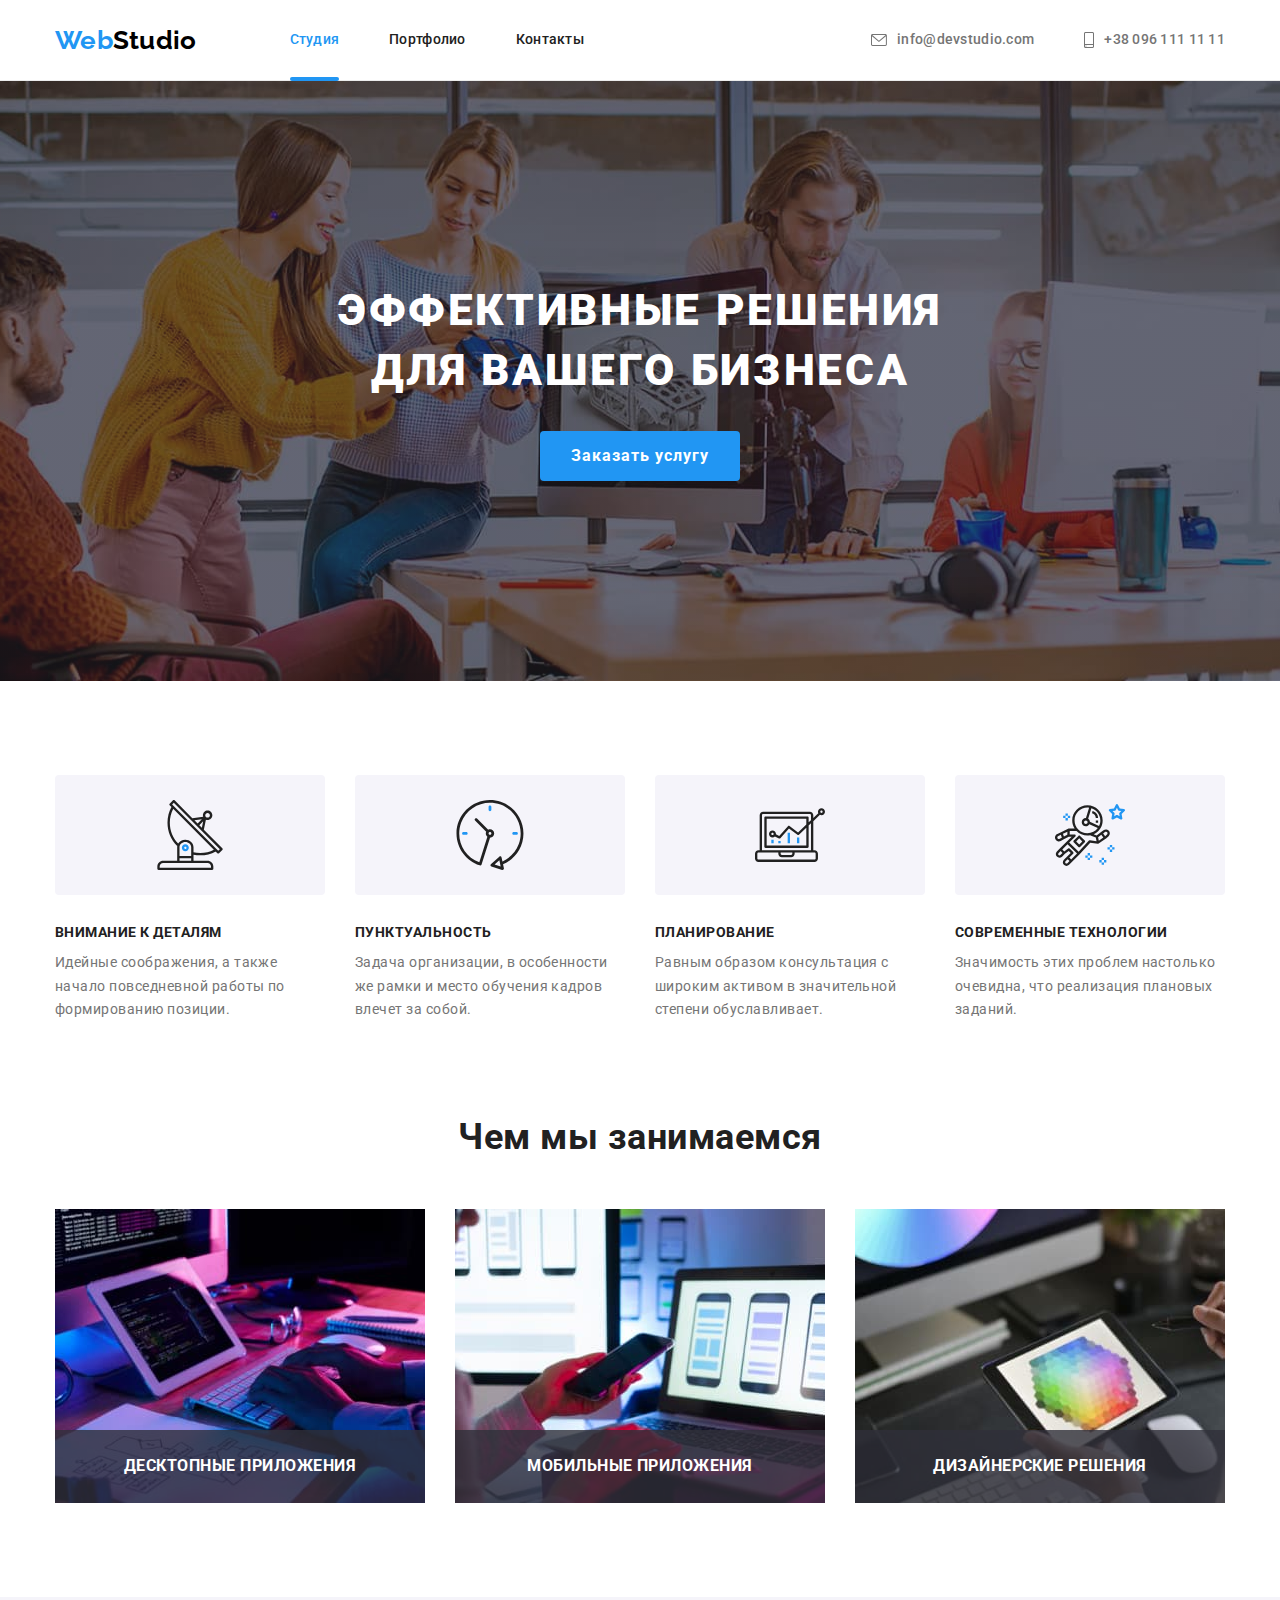
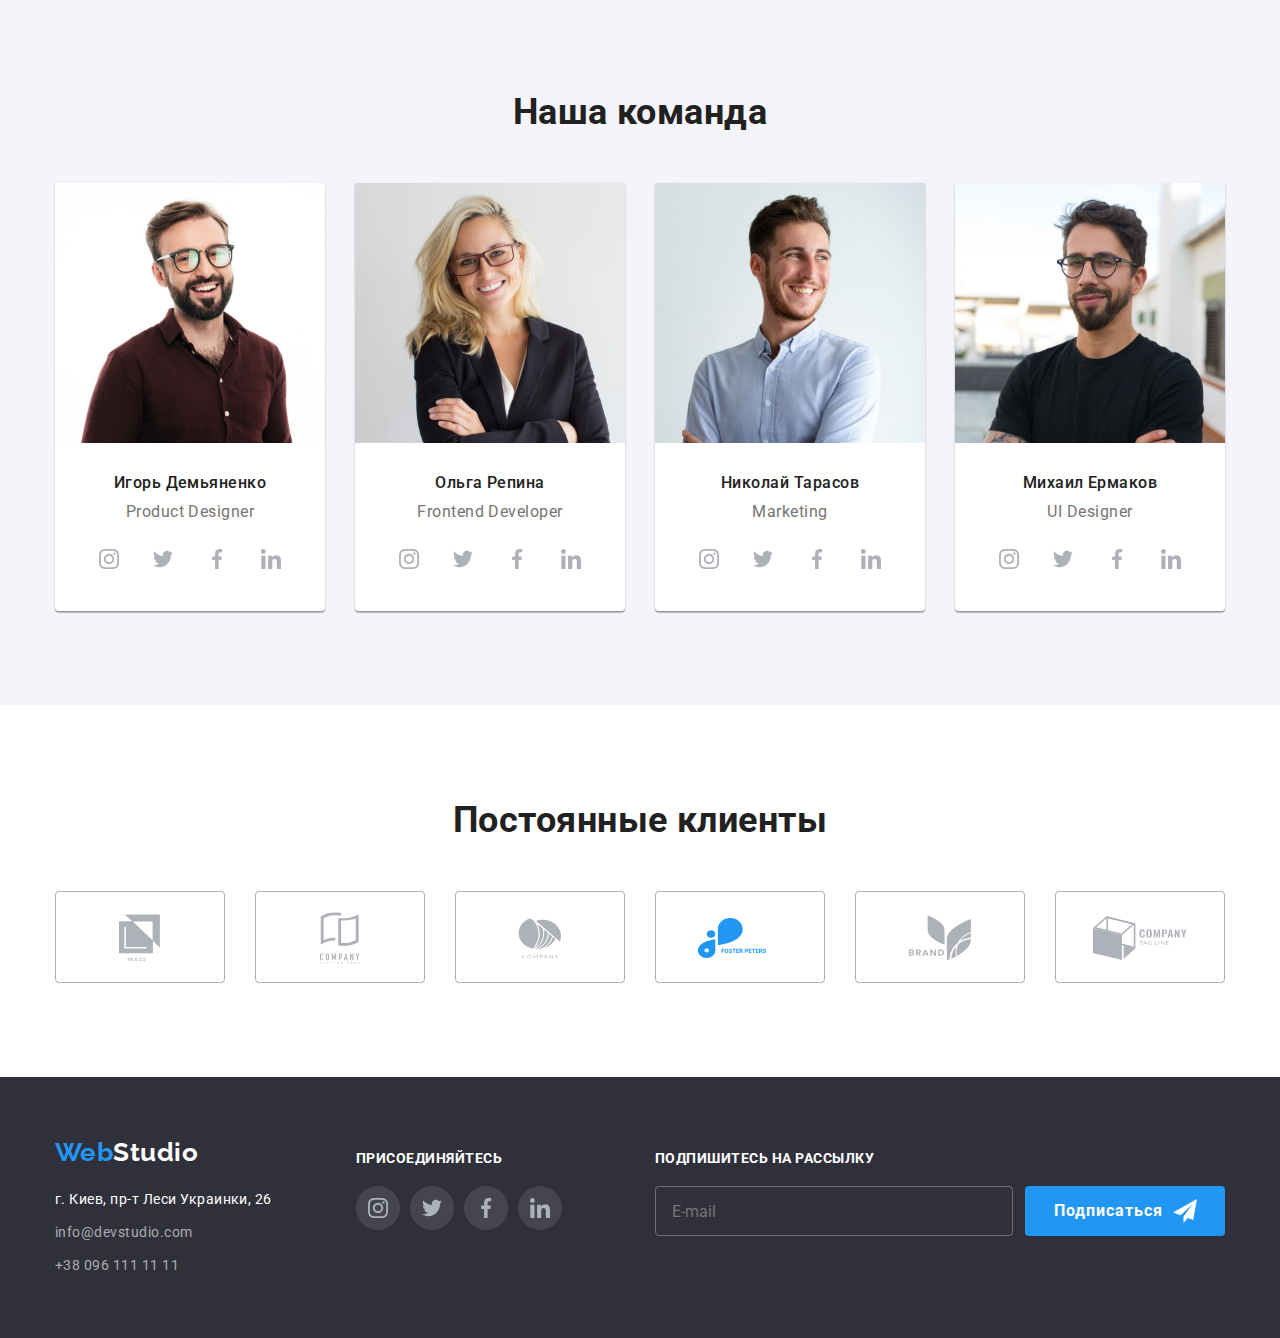
<file: index.html>
<!DOCTYPE html>
<html lang="ru">
<head>
    <meta charset="UTF-8">
    <meta http-equiv="X-UA-Compatible" content="IE=edge">
    <meta name="viewport" content="width=device-width, initial-scale=1.0">
    <title>Document</title>
    <link rel="preconnect" href="https://fonts.googleapis.com">
    <link rel="preconnect" href="https://fonts.gstatic.com" crossorigin>
    <link href="https://fonts.googleapis.com/css2?family=Raleway:wght@700&family=Roboto:wght@400;500;700;900&display=swap"
        rel="stylesheet">
    <link rel="stylesheet" href="https://cdnjs.cloudflare.com/ajax/libs/modern-normalize/1.1.0/modern-normalize.min.css">
    <link rel="stylesheet" href="./css/styles.css">
</head>
<body>
    
 <!--Шапка-->
        <header class="page-header">
            <div class="container main-nav">
                <a href="./index.html" lang="en" class="logo-header link"> <span class="logo-web">Web</span>Studio </a>
                <nav class="page-nav">
                    <ul class="site-nav">
                        <li class="item"><a href="./index.html" class="link current">Студия</a></li>
                        <li class="item"><a href="./portfolio.html" class="link">Портфолио</a></li>
                        <li class="item"><a href="" class="link">Контакты</a></li>
                    </ul>
                </nav>
                <ul class="contacts-nav">
                    <li class="contacts-item">
                        <a href="mailto:info@devstudio.com" class="contacts-link link">
                            <svg class="icon-header envelop" width="16" height="12">
                                <use href="./images/icons.svg#icon-envelope"></use>
                            </svg>info@devstudio.com</a>
                    </li>
                    <li class="contacts-item">
                        <a href="tel:+380961111111" class="contacts-link link">
                            <svg class="icon-header phone" width="10" height="16">
                                <use href="./images/icons.svg#icon-smartphone"></use>
                            </svg>+38 096 111 11 11</a>
                    </li>
                </ul>
            </div>
        </header>
        <main>
 <!--герой--> 
            <section class="hero hero-background">
                <div class="container">
                <h1 class="hero-title">Эффективные решения для вашего бизнеса</h1>
                <button type="button" class="button main" data-modal-open>Заказать услугу</button>
                </div>
            </section>
 <!--Преимущества-->
            <section class="section">
                <div class="container">
                <h2 class="features-title visually-hidden">Преимущества</h2>
                <ul class="features-list">
                    <li class="features-container">
                        <div class="icon-background">
                        <svg class="icon-features">
                            <use href="./images/icons.svg#icon-antenna"></use>
                        </svg>
                        </div>          
                        <h3 class="title">Внимание к деталям</h3>
                        <p class="text">Идейные соображения, а также начало повседневной работы по формированию позиции.</p>
                    </li>
                    <li class="features-container">
                        <div class="icon-background">
                            <svg class="icon-features">
                                <use href="./images/icons.svg#icon-clock"></use>
                            </svg>
                        </div>
                        <h3 class="title">Пунктуальность</h3>
                        <p class="text">Задача организации, в особенности же рамки и место обучения кадров влечет за собой.</p>
                    </li>
                    <li class="features-container diagram">
                        <div class="icon-background">
                            <svg class="icon-features">
                                <use href="./images/icons.svg#icon-diagram"></use>
                            </svg>
                        </div>
                        <h3 class="title">Планирование</h3>
                        <p class="text">Равным образом консультация с широким активом в значительной степени обуславливает.</p>
                    </li>
                    <li class="features-container astronaut">
                        <div class="icon-background">
                            <svg class="icon-features">
                                <use href="./images/icons.svg#icon-astronaut"></use>
                            </svg>
                        </div>
                        <h3 class="title">Современные технологии</h3>
                        <p class="text">Значимость этих проблем настолько очевидна, что реализация плановых заданий.</p>
                    </li>
                </ul>
                </div>
            </section>
 <!--Чем мы занимаемся-->
            <section class="section no-padding-top">
                <div class="container">
                <h2 class="section-title">Чем мы занимаемся</h2>
                <ul class="job-list">
                    <li class="item">
                        <img src="./images/box1.jpg " alt="человек набирает код на комютере" width="370">
                        <p class="item-description">Десктопные приложения</p>
                    </li>
                    <li class="item">
                        <img src="./images/box2.jpg" alt="подбор макета для мобильного" width="370">
                        <p class="item-description">Мобильные приложения</p>
                    </li>
                    <li class="item">
                        <img src="./images/box3.jpg" alt="градиенты цвета на планшете" width="370">
                        <p class="item-description">Дизайнерские решения</p>
                    </li>
                </ul>
                </div>
            </section>
<!--Наша команда-->
            <section class="section team-background">
                <div class="container">
                <h2 class="section-title">Наша команда</h2>
                <ul class="team-list">
                    <li class="team-container">
                        <img src="./images/img1.jpg" alt="фото Игорь Демьяненко" width="270">
                        <h3 class="title">Игорь Демьяненко</h3>
                        <p lang="en" class="text">Product Designer</p>
                        <ul class="team-sm-list">
                            <li class="team-sm-item">
                                <a href="" class="team-sm-link" target="_blank" rel="noopener noreferrer nofollow">
                                    <svg class="icon-social-media">
                                    <use href="./images/icons.svg#icon-instagram"></use>
                                    </svg>
                                </a>
                            </li>
                            <li class="team-sm-item">
                                <a href="" class="team-sm-link" target="_blank" rel="noopener noreferrer nofollow">
                                    <svg class="icon-social-media">
                                        <use href="./images/icons.svg#icon-twitter"></use>
                                    </svg>
                                </a>
                            </li>
                            <li class="team-sm-item">
                                <a href="" class="team-sm-link" target="_blank" rel="noopener noreferrer nofollow">
                                    <svg class="icon-social-media">
                                        <use href="./images/icons.svg#icon-facebook"></use>
                                    </svg>
                                </a>
                            </li>
                            <li class="team-sm-item">
                                <a href="" class="team-sm-link" target="_blank" rel="noopener noreferrer nofollow">
                                    <svg class="icon-social-media">
                                        <use href="./images/icons.svg#icon-linkedin"></use>
                                    </svg>
                                </a>
                            </li>
                        </ul>
                    </li>
                    <li class="team-container">
                        <img src="./images/img2.jpg" alt="фото Ольга Репина" width="270">
                        <h3 class="title">Ольга Репина</h3>
                        <p lang="en" class="text">Frontend Developer</p>
                        <ul class="team-sm-list">
                            <li class="team-sm-item">
                                <a href="" class="team-sm-link" target="_blank" rel="noopener noreferrer nofollow">
                                    <svg class="icon-social-media">
                                        <use href="./images/icons.svg#icon-instagram"></use>
                                    </svg>
                                </a>
                            </li>
                            <li class="team-sm-item">
                                <a href="" class="team-sm-link" target="_blank" rel="noopener noreferrer nofollow">
                                    <svg class="icon-social-media">
                                        <use href="./images/icons.svg#icon-twitter"></use>
                                    </svg>
                                </a>
                            </li>
                            <li class="team-sm-item">
                                <a href="" class="team-sm-link" target="_blank" rel="noopener noreferrer nofollow">
                                    <svg class="icon-social-media">
                                        <use href="./images/icons.svg#icon-facebook"></use>
                                    </svg>
                                </a>
                            </li>
                            <li class="team-sm-item">
                                <a href="" class="team-sm-link" target="_blank" rel="noopener noreferrer nofollow">
                                    <svg class="icon-social-media">
                                        <use href="./images/icons.svg#icon-linkedin"></use>
                                    </svg>
                                </a>
                            </li>
                        </ul>
                    </li>
                    <li class="team-container">
                        <img src="./images/img3.jpg" alt="фото Николай Тарасов" width="270">
                        <h3 class="title">Николай Тарасов</h3>
                        <p lang="en" class="text"> Marketing</p>
                        <ul class="team-sm-list">
                            <li class="team-sm-item">
                                <a href="" class="team-sm-link" target="_blank" rel="noopener noreferrer nofollow">
                                    <svg class="icon-social-media">
                                        <use href="./images/icons.svg#icon-instagram"></use>
                                    </svg>
                                </a>
                            </li>
                            <li class="team-sm-item">
                                <a href="" class="team-sm-link" target="_blank" rel="noopener noreferrer nofollow">
                                    <svg class="icon-social-media">
                                        <use href="./images/icons.svg#icon-twitter"></use>
                                    </svg>
                                </a>
                            </li>
                            <li class="team-sm-item">
                                <a href="" class="team-sm-link" target="_blank" rel="noopener noreferrer nofollow">
                                    <svg class="icon-social-media">
                                        <use href="./images/icons.svg#icon-facebook"></use>
                                    </svg>
                                </a>
                            </li>
                            <li class="team-sm-item">
                                <a href="" class="team-sm-link" target="_blank" rel="noopener noreferrer nofollow">
                                    <svg class="icon-social-media">
                                        <use href="./images/icons.svg#icon-linkedin"></use>
                                    </svg>
                                </a>
                            </li>
                        </ul>
                    </li>
                    <li class="team-container">
                        <img src="./images/img4.jpg" alt="фото Михаил Ермаков" width="270">
                        <h3 class="title">Михаил Ермаков</h3>
                        <p lang="en" class="text">UI Designer</p>
                        <ul class="team-sm-list">
                            <li class="team-sm-item">
                                <a href="" class="team-sm-link" target="_blank" rel="noopener noreferrer nofollow">
                                    <svg class="icon-social-media">
                                        <use href="./images/icons.svg#icon-instagram"></use>
                                    </svg>
                                </a>
                            </li>
                            <li class="team-sm-item">
                                <a href="" class="team-sm-link" target="_blank" rel="noopener noreferrer nofollow">
                                    <svg class="icon-social-media">
                                        <use href="./images/icons.svg#icon-twitter"></use>
                                    </svg>
                                </a>
                            </li>
                            <li class="team-sm-item">
                                <a href="" class="team-sm-link" target="_blank" rel="noopener noreferrer nofollow">
                                    <svg class="icon-social-media">
                                        <use href="./images/icons.svg#icon-facebook"></use>
                                    </svg>
                                </a>
                            </li>
                            <li class="team-sm-item">
                                <a href="" class="team-sm-link" target="_blank" rel="noopener noreferrer nofollow">
                                    <svg class="icon-social-media">
                                        <use href="./images/icons.svg#icon-linkedin"></use>
                                    </svg>
                                </a>
                            </li>
                        </ul>
                    </li>
                </ul>
                </div>
            </section>
            <section class="section">
                <div class="container ">
                <h2 class="section-title client">Постоянные клиенты</h2>
                <ul class="client-list">
                    <li class="client-container">
                        <a href="" class="client-link" target="_blank" rel="noopener noreferrer nofollow"> 
                            <svg class="client-icon" width="41" hight="46.7">
                                <use href="./images/icons.svg#icon-company1"></use>
                            </svg>
                        </a>
                    </li>
                    <li class="client-container">
                        <a href="" class="client-link" target="_blank" rel="noopener noreferrer nofollow">
                            <svg class="client-icon" width="40" hight="52">
                                <use href="./images/icons.svg#icon-company6" ></use>
                            </svg>
                        </a>
                    </li>
                    <li class="client-container">
                        <a href="" class="client-link" target="_blank" rel="noopener noreferrer nofollow">
                            <svg class="client-icon" width="43.5" hight="41.2">
                                <use href="./images/icons.svg#icon-company5"></use>
                            </svg>
                        </a>
                    </li>
                    <li class="client-container">
                        <a href="" class="client-link" target="_blank" rel="noopener noreferrer nofollow">
                            <svg class="client-icon" width="84.4" hight="40.6">
                                <use href="./images/icons.svg#icon-company4"></use>
                            </svg>
                        </a>
                    </li>
                    <li class="client-container">
                        <a href="" class="client-link" target="_blank" rel="noopener noreferrer nofollow">
                            <svg class="client-icon" width="62.5" hight="45.4">
                                <use href="./images/icons.svg#icon-company3"></use>
                            </svg>
                        </a>
                    </li>
                    <li class="client-container">
                        <a href="" class="client-link" target="_blank" rel="noopener noreferrer nofollow">
                            <svg class="client-icon" width="93.8" hight="44">
                                <use href="./images/icons.svg#icon-company2"></use>
                            </svg>
                        </a>
                    </li>
                    
                </ul>
                </div>
            </section>
        </main>
<!--Футер-->
        <footer class="page-footer">
            <div class="container">
                
                <address class="address-footer">
                    <a href="./index.html" lang="en" class="logo-footer link"> <span class="logo-web">Web</span>Studio </a>
                    <ul class="footer-list">
                        <li class="footer-item"><a
                                href="https://www.google.com/maps/place/%D0%B1%D1%83%D0%BB.+%D0%9B%D0%B5%D1%81%D0%B8+%D0%A3%D0%BA%D1%80%D0%B0%D0%B8%D0%BD%D0%BA%D0%B8,+26,+%D0%9A%D0%B8%D0%B5%D0%B2,+02000/@50.4265807,30.5361971,17z/data=!3m1!4b1!4m5!3m4!1s0x40d4cf0e033ecbe9:0x57a4dffefec77da0!8m2!3d50.4265807!4d30.5383858"
                                class="map-footer link">г. Киев, пр-т Леси Украинки, 26</a>
                        </li>
                        <li class="footer-item"><a href="mailto:info@devstudio.com"
                                class="contacts-footer link">info@devstudio.com</a>
                        </li>
                        <li class="footer-item"><a href="tel:+380961111111" class="contacts-footer link">+38 096 111 11 11</a>
                        </li>
                    </ul>
                </address>
                <div class="footer-sm">
                    <b class="footer-call">присоединяйтесь</b>
                    <ul class="team-sm-list">
                        <li class="team-sm-item">
                            <a href="" class="team-sm-link" target="_blank" rel="noopener noreferrer nofollow">
                                <svg class="icon-social-media">
                                    <use href="./images/icons.svg#icon-instagram"></use>
                                </svg>
                            </a>
                        </li>
                        <li class="team-sm-item">
                            <a href="" class="team-sm-link" target="_blank" rel="noopener noreferrer nofollow">
                                <svg class="icon-social-media">
                                    <use href="./images/icons.svg#icon-twitter"></use>
                                </svg>
                            </a>
                        </li>
                        <li class="team-sm-item">
                            <a href="" class="team-sm-link" target="_blank" rel="noopener noreferrer nofollow">
                                <svg class="icon-social-media">
                                    <use href="./images/icons.svg#icon-facebook"></use>
                                </svg>
                            </a>
                        </li>
                        <li class="team-sm-item">
                            <a href="" class="team-sm-link" target="_blank" rel="noopener noreferrer nofollow">
                                <svg class="icon-social-media">
                                    <use href="./images/icons.svg#icon-linkedin"></use>
                                </svg>
                            </a>
                        </li>
                    </ul>
                </div>
                <div class="footer-sign-form">
                    <b class="footer-call">Подпишитесь на рассылку</b>
                    <label class="form-wrap">
                        <input type="email" placeholder="E-mail" class="footer-input">
                        <button type="submit" class="footer-button button">Подписаться
                        <svg class="client-icon-footer" width="24" hight="24">
                            <use href="./images/icons.svg#icon-icon-send"></use>
                        </svg>
                        </button>
                    </label>
                </div>
            </div>
        </footer>
<!-- modal -->
        <div class="backdrop is-hidden" data-modal>
            <div class="modal">
                <button type="button" class="close" data-modal-close>
                    <svg class="icon-close" width="18" hight="18">
                        <use href="./images/icons.svg#icon-modal" ></use>
                    </svg>
                </button> 
                <!-- -----form--------- -->
                <form class="form-feedback">
                
                    <b class="form-feedback-header">Оставьте свои данные, мы вам перезвоним</b>
                    
                        <label class="feedback-label"><span class="feedback-text">Имя</span>
                            <input class="feedback-input" type="text" name="username"/>
                            <svg class="feedback-name-icon" width="12" hight="12">
                                <use href="./images/icons.svg#icon-person-black"></use>
                            </svg>
                        </label>
                        <label class="feedback-label"><span class="feedback-text">Телефон</span>
                            <input class="feedback-input"   type="tel" name="tel">
                            <svg class="feedback-name-icon" width="12" hight="12">
                                <use href="./images/icons.svg#icon-phone-black"></use>
                            </svg>
                        </label>
                        <label class="feedback-label"><span class="feedback-text">Почта</span>
                            <input class="feedback-input"  type="email" name="email"/>
                            <svg class="feedback-name-icon" width="12" hight="12">
                                <use href="./images/icons.svg#icon-email-black"></use>
                            </svg>
                        </label>
                        <label class="feedback-label coments"><span class="feedback-text">Комментарий</span>
                            <textarea class="feedback-input"  name="coments" rows="6" placeholder="Введите текст"></textarea>
                        </label>
                    
                    
                        <label class="checkbox-label">
                            <input class="feedback-ckeckbox" type="checkbox" name="policy" value="reading"/> 
                            <span class="chekbox-icon"></span> 
                            <span class="checkbox-text">Соглашаюсь с рассылкой и принимаю</span>
                            <a href="" class="form-ckeckbox">Условия договора</a>
                        </label>
                    
                
                    <button type="submit" class="button main">Отправить</button>
                </form>
            </div>

        </div>
        
        
<script src="./js/modal.js"></script>
</body>

</html>
</file>
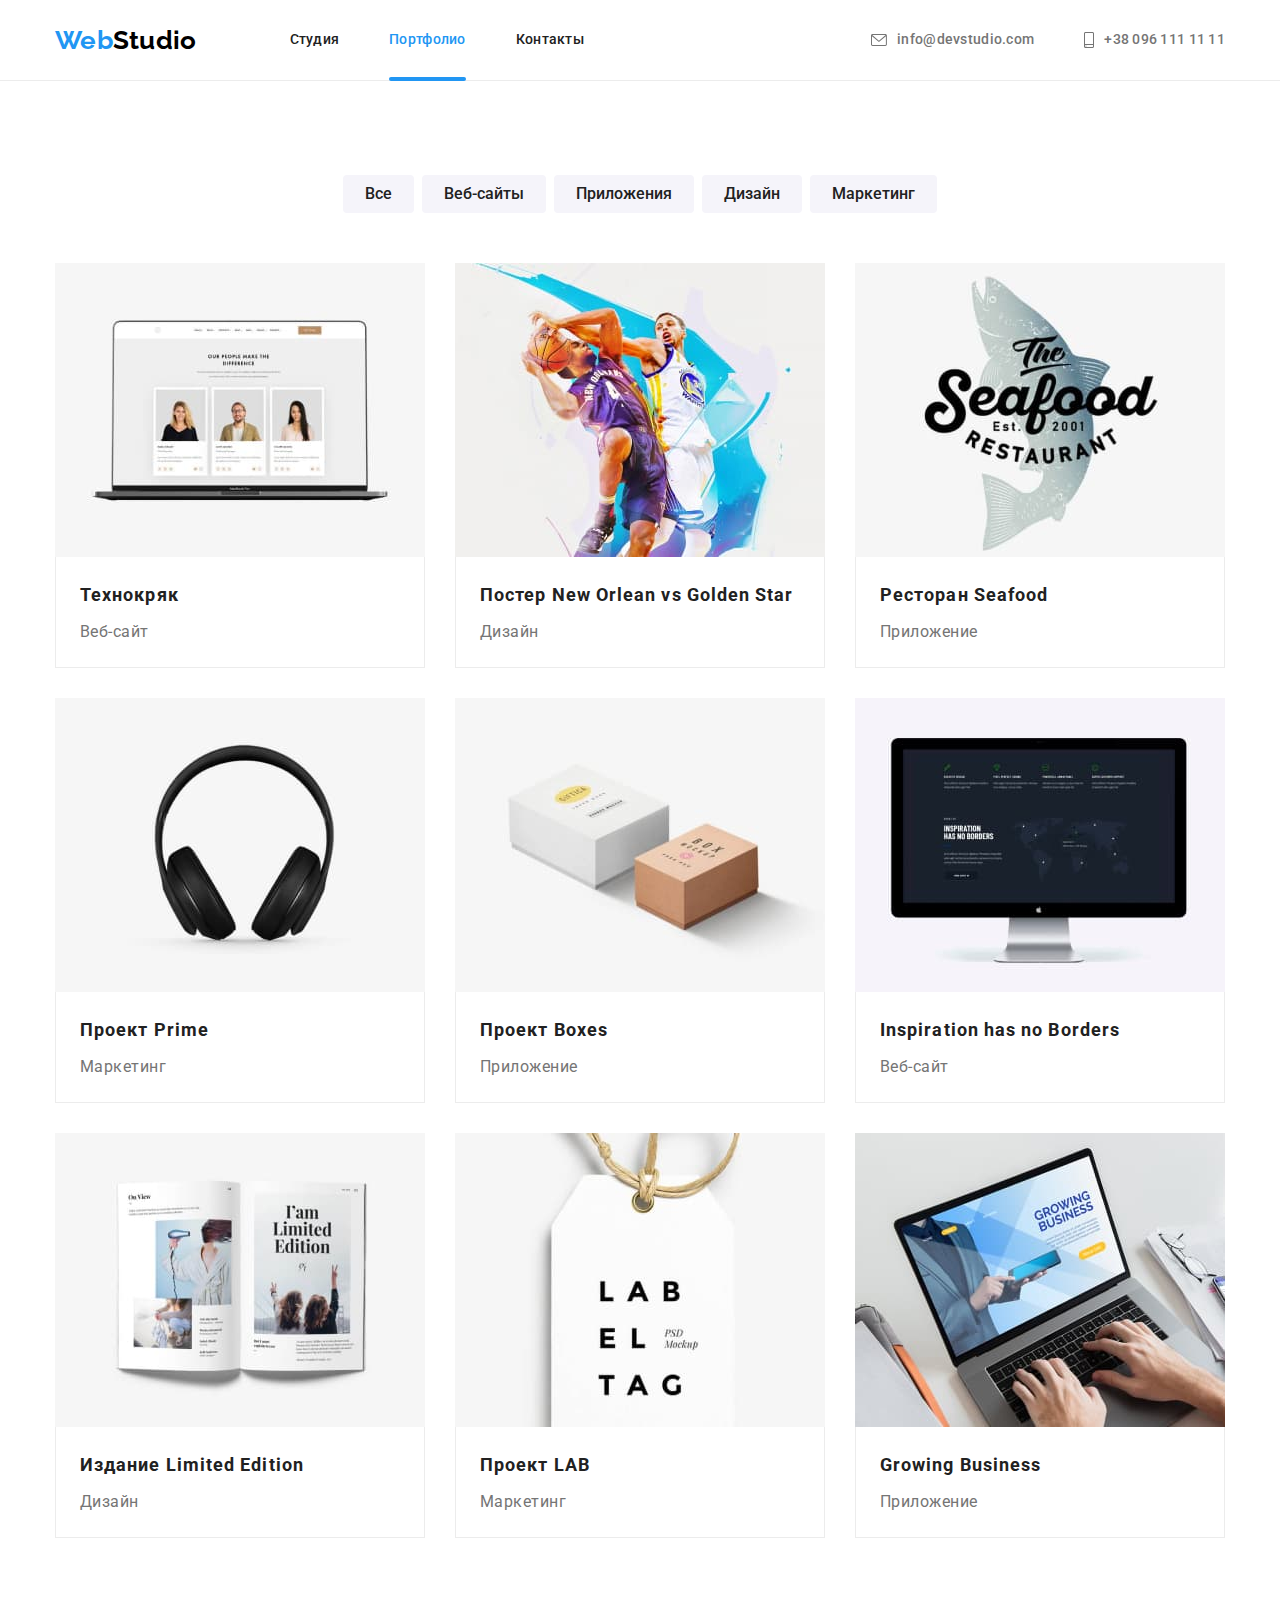
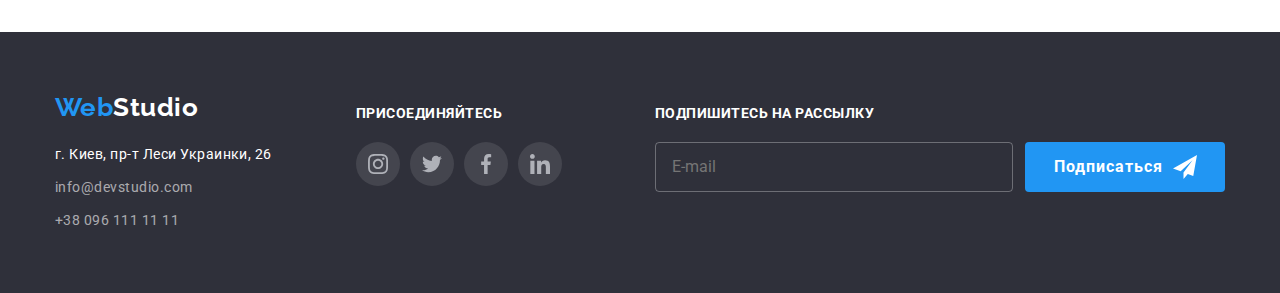
<file: portfolio.html>
<!DOCTYPE html>
<html lang="ru">
<head>
    <meta charset="UTF-8">
    <meta http-equiv="X-UA-Compatible" content="IE=edge">
    <meta name="viewport" content="width=device-width, initial-scale=1.0">
    <title>Document</title>
    <link rel="preconnect" href="https://fonts.googleapis.com">
    <link rel="preconnect" href="https://fonts.gstatic.com" crossorigin>
    <link href="https://fonts.googleapis.com/css2?family=Raleway:wght@700&family=Roboto:wght@400;500;700;900&display=swap" rel="stylesheet">
    <link rel="stylesheet" href="https://cdnjs.cloudflare.com/ajax/libs/modern-normalize/1.1.0/modern-normalize.min.css">
    <link rel="stylesheet" href="./css/styles.css">
</head>
<body>
    
        <!--Шапка-->
        <header class="page-header">
            <div class="container main-nav">
                <a href="./index.html" lang="en" class="logo-header link"> <span class="logo-web">Web</span>Studio </a>
                <nav class="page-nav">
                    <ul class="site-nav">
                        <li class="item"><a href="./index.html" class="link">Студия</a></li>
                        <li class="item"><a href="./portfolio.html" class="link current">Портфолио</a></li>
                        <li class="item"><a href="" class="link">Контакты</a></li>
                    </ul>
                </nav>
                <ul class="contacts-nav">
                    <li class="contacts-item">
                        <a href="mailto:info@devstudio.com" class="contacts-link link">
                            <svg class="icon-header envelop" width="16" height="12">
                                <use href="./images/icons.svg#icon-envelope" ></use>
                            </svg>info@devstudio.com</a>
                    </li>
                    <li class="contacts-item">
                        <a href="tel:+380961111111" class="contacts-link link">
                            <svg class="icon-header phone" width="10" height="16">
                                <use href="./images/icons.svg#icon-smartphone"></use>
                            </svg>+38 096 111 11 11</a>
                    </li>
                </ul>
            </div>
        </header>
        <main>
            <section class="section">
                <div class="container ">
            <h1 class="portofolio-header visually-hidden ">Портофолио</h1>
            <!--фильтр-->
            <ul class="portofolio-list">
                <li class="portfolio-btn"><button type="button" class="button">Все</button></li>
                <li class="portfolio-btn"><button type="button" class="button">Веб-сайты</button></li>
                <li class="portfolio-btn"><button type="button" class="button">Приложения</button></li>
                <li class="portfolio-btn"><button type="button" class="button">Дизайн</button></li>
                <li class="portfolio-btn"><button type="button" class="button">Маркетинг</button></li>
            </ul>
            <!--Примеры работ-->
            <ul class="examples-list">
                <li class="examples-container">
                    <a href="" class="examples-link link">
                        <div class="examples-thumb">
                            <img src="./images/portfolio/img9.jpg" alt="Ноутбук" width="370">
                            <div class="examples-overlay">
                                <p class="examples-text-overlay">Ресурс предлагает комплексные предложения с разным уровнем функционала
                                    и
                                    сервисов. Все это позволит посетителю получить
                                    исчерпывающие сведения о компании или частном лице.</p>
                            </div>
                        </div>
                        <div class="description">
                            <h2 class="title">Технокряк</h2>
                            <p class="text">Веб-сайт</p>
                        </div>
                    </a>
                </li>
                <li class="examples-container">
                    <a href="" class="examples-link link">
                        <div class="examples-thumb">
                            <img src="./images/portfolio/img1.jpg" alt="Ноутбук" width="370">
                            <div class="examples-overlay">
                                <p class="examples-text-overlay">Ресурс предлагает комплексные предложения с разным уровнем функционала и
                                    сервисов. Все это позволит посетителю получить
                                    исчерпывающие сведения о компании или частном лице.</p>
                            </div>
                        </div>
                        <div class="description">
                        <h2 class="title">Постер New Orlean vs Golden Star</h2>
                        <p class="text">Дизайн</p>
                        </div>
                    </a>
                </li>
                <li class="examples-container">
                    <a href="" class="examples-link link">
                        <div class="examples-thumb">
                            <img src="./images/portfolio/img2.jpg" alt="Ноутбук" width="370">
                            
                                <p class="examples-overlay">Ресурс предлагает комплексные предложения с разным уровнем функционала
                                    и сервисов. Все это позволит посетителю получить
                                    исчерпывающие сведения о компании или частном лице.</p>
                            
                        </div>
                        <div class="description">
                            <h2 class="title">Ресторан Seafood</h2>
                            <p class="text">Приложение</p>
                        </div>
                    </a>
                </li>
                <li class="examples-container">
                    <a href="" class="examples-link link">
                        <div class="examples-thumb">
                            <img src="./images/portfolio/img3.jpg" alt="Ноутбук" width="370">
                            <p class="examples-overlay">Ресурс предлагает комплексные предложения с разным уровнем функционала
                                и сервисов. Все это позволит посетителю получить
                                исчерпывающие сведения о компании или частном лице.</p>
                        </div>
                        <div class="description">
                            <h2 class="title">Проект Prime</h2>
                            <p class="text">Маркетинг</p>
                        </div>
                    </a>
                </li>
                <li class="examples-container">
                    <a href="" class="examples-link link">
                        <div class="examples-thumb">
                            <img src="./images/portfolio/img4.jpg" alt="Ноутбук" width="370">
                            <p class="examples-overlay">Ресурс предлагает комплексные предложения с разным уровнем функционала
                                и сервисов. Все это позволит посетителю получить
                                исчерпывающие сведения о компании или частном лице.</p>
                        </div>
                        <div class="description">
                            <h2 class="title">Проект Boxes</h2>
                            <p class="text">Приложение</p>
                        </div>
                    </a>
                </li>
                <li class="examples-container">
                    <a href="" class="examples-link link">
                        <div class="examples-thumb">
                            <img src="./images/portfolio/img5.jpg" alt="Ноутбук" width="370">
                        <p class="examples-overlay">Ресурс предлагает комплексные предложения с разным уровнем функционала
                            и сервисов. Все это позволит посетителю получить
                            исчерпывающие сведения о компании или частном лице.</p>
                        </div>
                        <div class="description">
                            <h2 class="title">Inspiration has no Borders</h2>
                            <p class="text">Веб-сайт</p>
                        </div>
                    </a>
                </li>
                <li class="examples-container">
                    <a href="" class="examples-link link">
                        <div class="examples-thumb">
                            <img src="./images/portfolio/img6.jpg" alt="Ноутбук" width="370">
                        <p class="examples-overlay">Ресурс предлагает комплексные предложения с разным уровнем функционала
                            и сервисов. Все это позволит посетителю получить
                            исчерпывающие сведения о компании или частном лице.</p>
                        </div>
                        <div class="description">
                            <h2 class="title">Издание Limited Edition</h2>
                            <p class="text">Дизайн</p>
                        </div>
                    </a>
                </li>
                <li class="examples-container">
                    <a href="" class="examples-link link">
                        <div class="examples-thumb">
                            <img src="./images/portfolio/img7.jpg" alt="Ноутбук" width="370">
                            <p class="examples-overlay">Ресурс предлагает комплексные предложения с разным уровнем функционала
                                и сервисов. Все это позволит посетителю получить
                                исчерпывающие сведения о компании или частном лице.</p>
                        </div>
                        <div class="description">
                            <h2 class="title">Проект LAB</h2>
                            <p class="text">Маркетинг</p>
                        </div>
                    </a>
                </li>
                <li class="examples-container">
                    <a href="" class="examples-link link">
                        <div class="examples-thumb">
                            <img src="./images/portfolio/img8.jpg" alt="Ноутбук" width="370">
                            <p class="examples-overlay">Ресурс предлагает комплексные предложения с разным уровнем функционала
                                и сервисов. Все это позволит посетителю получить
                                исчерпывающие сведения о компании или частном лице.</p>
                        </div>
                        <div class="description">
                            <h2 class="title">Growing Business</h2>
                            <p class="text">Приложение</p>
                        </div>
                    </a>
                </li>
                </li>
            </ul>
            </div>
            </section>
        </main>
        <!--Футер-->
        <footer class="page-footer">
            <div class="container">
        
                <address class="address-footer">
                    <a href="./index.html" lang="en" class="logo-footer link"> <span class="logo-web">Web</span>Studio </a>
                    <ul class="footer-list">
                        <li class="footer-item"><a
                                href="https://www.google.com/maps/place/%D0%B1%D1%83%D0%BB.+%D0%9B%D0%B5%D1%81%D0%B8+%D0%A3%D0%BA%D1%80%D0%B0%D0%B8%D0%BD%D0%BA%D0%B8,+26,+%D0%9A%D0%B8%D0%B5%D0%B2,+02000/@50.4265807,30.5361971,17z/data=!3m1!4b1!4m5!3m4!1s0x40d4cf0e033ecbe9:0x57a4dffefec77da0!8m2!3d50.4265807!4d30.5383858"
                                class="map-footer link">г. Киев, пр-т Леси Украинки, 26</a>
                        </li>
                        <li class="footer-item"><a href="mailto:info@devstudio.com"
                                class="contacts-footer link">info@devstudio.com</a>
                        </li>
                        <li class="footer-item"><a href="tel:+380961111111" class="contacts-footer link">+38 096 111 11 11</a>
                        </li>
                    </ul>
                </address>
                <div class="footer-sm">
                    <b class="footer-call">присоединяйтесь</b>
                    <ul class="team-sm-list">
                        <li class="team-sm-item">
                            <a href="" class="team-sm-link" target="_blank" rel="noopener noreferrer nofollow">
                                <svg class="icon-social-media">
                                    <use href="./images/icons.svg#icon-instagram"></use>
                                </svg>
                            </a>
                        </li>
                        <li class="team-sm-item">
                            <a href="" class="team-sm-link" target="_blank" rel="noopener noreferrer nofollow">
                                <svg class="icon-social-media">
                                    <use href="./images/icons.svg#icon-twitter"></use>
                                </svg>
                            </a>
                        </li>
                        <li class="team-sm-item">
                            <a href="" class="team-sm-link" target="_blank" rel="noopener noreferrer nofollow">
                                <svg class="icon-social-media">
                                    <use href="./images/icons.svg#icon-facebook"></use>
                                </svg>
                            </a>
                        </li>
                        <li class="team-sm-item">
                            <a href="" class="team-sm-link" target="_blank" rel="noopener noreferrer nofollow">
                                <svg class="icon-social-media">
                                    <use href="./images/icons.svg#icon-linkedin"></use>
                                </svg>
                            </a>
                        </li>
                    </ul>
                </div>
                <div class="footer-sign-form">
                    <b class="footer-call">Подпишитесь на рассылку</b>
                    <label class="form-wrap">
                        <input type="email" placeholder="E-mail" class="footer-input">
                        <button type="submit" class="footer-button button">Подписаться
                            <svg class="client-icon-footer" width="24" hight="24">
                                <use href="./images/icons.svg#icon-icon-send"></use>
                            </svg>
                        </button>
                    </label>
                </div>
            </div>
        </footer>
    
</body>
</html>
</file>
<file: css/styles.css>
:root {
  --main-text-color: #757575;
  --accent-color: #2196f3;
  --title-text-color: #212121;
  --footer-hero-background-color: #2f303a;
  --primery-background-color: #ffffff;
  --secondary-background-color: #f5f4fa;
  --time-function: cubic-bezier(0.4, 0, 0.2, 1);
}

html {
  box-sizing: border-box;
}

body {
  font-family: "Roboto", sans-serif;
  color: var(--main-text-color);
  background-color: var(--primery-background-color);
  letter-spacing: 0.03em;
}
ul {
  list-style: none;
  padding: 0;
  margin: 0;
}
img {
  display: block;
  max-width: 100%;
  height: auto;

}
p, h1, h2, h3, h4, h5, h6 {
  margin: 0;
}

/* :active,
:hover,
:focus {
  outline: 0;
  outline-offset: 0;
} */

.text {
  margin-top: 0;
  margin-bottom: 0;
}
button{
  cursor: pointer;
  display: inline-block
}
.link {
  text-decoration: none;
  font-style: normal;
  color: var(--main-text-color);
}
.visually-hidden {
  position: absolute;
  white-space: nowrap;
  width: 1px;
  height: 1px;
  overflow: hidden;
  border: 0;
  padding: 0;
  clip: rect(0 0 0 0);
  clip-path: inset(50%);
  margin: -1px;
}
.section {
  padding-top: 94px;
  padding-bottom: 94px;
}

.container {
  width: 1200px;
  padding-left: 15px;
  padding-right: 15px;
  margin: 0 auto;
}
.no-padding-top {
  padding-top: 0;
}
/* Логотип */
.logo-header {
  color: #000000;
  font-family: "Raleway", sans-serif;
  font-size: 26px;
  font-weight: 700;
  line-height: 1.19;
}
.logo-web {
  color: var(--accent-color);
}
/* шапка навигация */
.page-header {
  font-size: 14px;
  font-weight: 500;
  letter-spacing: 0.02em;
  line-height: 1.14;
  border-bottom: 1px solid #ececec;
}
.site-nav,
.contacts-nav,
.main-nav {
  display: flex;
}
.main-nav {
  align-items: center;
}
.site-nav {
  margin-left: 93px;
  
}
.contacts-nav {
  margin-left: auto;
}

.site-nav .item:not(:last-child),
.contacts-item:not(:last-child) {
  margin-right: 50px;
}

.site-nav .link {
  display: block;
  padding-top: 32px;
  padding-bottom: 32px;

  color: var(--title-text-color);

  transition: color 250ms var(--time-function);
  
}

.contacts-nav .link {
  display: inline-block;
  display: flex;
  align-items: center;
  padding-top: 32px;
  padding-bottom: 32px;

  transition: color 250ms var(--time-function);

}
.item .current {
  color: var(--accent-color);
  position: relative;
}
.site-nav .link:hover,
.site-nav .link:focus,
.contacts-nav .link:hover,
.contacts-nav .link:focus {
  color: var(--accent-color);
}

.contacts-link:hover .icon-header,
.contacts-link:focus .icon-header {
  color: var(--accent-color);
  fill: var(--accent-color);
}

.contacts-item {
  display: flex;
  align-items: center;
  justify-self: center;
}

.icon-header {
  fill: var(--main-text-color);
  margin-right: 10px;

  transition: fill 250ms var(--time-function);
}

.current::after {
  content: '';
  background-color: var(--accent-color);
  height: 4px;
  width: 100%;
  border-radius: 2px;
  position: absolute;
  bottom: -1px;
  left: 0;
}

/* main */
/* герой */
.hero {
  text-align: center;
  padding-top: 200px;
  padding-bottom: 200px;
}
.hero-title {
  color: var(--primery-background-color);
  font-size: 44px;
  font-weight: 900;
  text-transform: uppercase;
  letter-spacing: 0.06em;
  line-height: 1.36;
  text-align: center;
  margin-left: auto;
  margin-right: auto;
  margin-bottom: 30px;
  margin-top: 0;
  width: 696px;
}
.hero-background {
  max-width: 1600px;
  max-height: 600px;
  margin-left: auto;
  margin-right: auto;
  background-image: linear-gradient(
      to right,
      rgba(47, 48, 58, 0.4),
      rgba(47, 48, 58, 0.4)
    ),
    url("../images/bg-img.jpg");
  background-repeat: no-repeat;
  background-position: center;
  background-color: var(--footer-hero-background-color);
}
/* секции */
.section-title {
  font-size: 36px;
  font-weight: 700;
  line-height: 1.17;
  color: var(--title-text-color);
  text-align: center;
  margin-bottom: 50px;
  margin-top: 0;
}
.features-list .title {
  color: var(--title-text-color);
  font-size: 14px;
  font-weight: 700;
  line-height: 1.14;
  text-transform: uppercase;
  margin-bottom: 10px;
  margin-top: 0;
}
.features-list {
  display: flex;
  margin-left: -30px;

}
.features-list .text {
  font-size: 14px;
  font-weight: 400;
  line-height: 1.71;
}
.features-container {
  flex-basis: calc(100% / 4 - 30px);
  margin-left: 30px;
}

.icon-background {
  min-height: 120px;
  border-radius: 4px;
  background-color: var(--secondary-background-color);
  margin-bottom: 30px;
  display: flex;
  align-items: center;
  justify-content: center;
}
.icon-features {
  height: 70px;
  width: 70px;
}

.job-list {
  display: flex;
  margin-left: -30px;
  position: relative;
}
.job-list .item {
  flex-basis: calc(100% / 3 - 30px);
  margin-left: 30px;
}

.item-description {
  position: absolute;
  bottom: 0;
  display: block;
  text-transform: uppercase;
  color: var(--primery-background-color);
  padding-top: 27px;
  padding-bottom: 27px;
  width: 370px;
  font-weight: 700;
  font-size: 16;
  line-height: 1.17;
  background-color: rgba(47, 48, 58, 0.8);
  text-align: center;
}

.team-background {
  background-color: var(--secondary-background-color);
}
.team-list {
  display: flex;
  margin-left: -30px;
  
}
.team-list .title {
  color: var(--title-text-color);
  font-size: 16px;
  font-weight: 500;
  line-height: 1.19;
  text-align: center;
  margin-bottom: 10px;
}
.team-list .text {
  font-size: 16px;
  font-weight: 400;
  line-height: 1.19;
  text-align: center;
  margin-bottom: 16px;
}
.team-container {
  border-radius: 0 0 4px 4px;
  background-color: var(--primery-background-color);
  box-shadow: 0 2px 1px rgba(0, 0, 0, 0.2), 0 1px 1px rgba(0, 0, 0, 0.14),
    0 1px 3px rgba(0, 0, 0, 0.12);
  flex-basis: calc(100% / 4 - 30px);
  margin-left: 30px;
  padding-bottom: 30px;
}
.team-container > img {
  margin-bottom: 30px;
}

/* -----------------------социальные сети-------------------------------------------------- */
.team-sm-list {
  display: flex;
  padding-right: 16px;
  padding-left: 16px;
  align-items: center;
  justify-content: center;
}

.team-sm-link {
  height: 44px;
  width: 44px;
  display: flex;
  align-items: center;
  justify-content: center;
  border-radius: 50%;
  background-color: #fff;

  transition: background-color 250ms var(--time-function);
}
.team-sm-link:hover,
.team-sm-link:focus {
  background-color: var(--accent-color);
 
}
.team-sm-link:hover .icon-social-media,
.team-sm-link:focus .icon-social-media {
  fill: #ffffff;
}
.icon-social-media {
  height: 20px;
  width: 20px;
  fill: #afb1b8;

  transition: fill 250ms var(--time-function);
}

.team-sm-item:not(:last-child) {
  margin-right: 10px;
}
/* ---------------------Клиенты------------------------------------ */
.client-list {
  display: flex;
  margin-left: -30px;
}

.client-container {
  flex-basis: calc(100% / 6 - 30px);
  margin-left: 30px;
}

.client-link {
  height: 92px;
  display: flex;
  border: 1px solid #afb1b8;
  border-radius: 4px;

  transition: border-color 250ms var(--time-function);

}

.client-icon {
  height: 92px;
  fill: #afb1b8;
  margin: auto;

  transition: fill 250ms var(--time-function);
}
.client-link:hover,
.client-link:focus {
  border-color: var(--accent-color);
  cursor: pointer;
}
.client-link:hover .client-icon,
.client-link:focus .client-icon {
  fill: var(--accent-color);
}
/* футер */
.page-footer {
  background-color: var(--footer-hero-background-color);
  padding-top: 60px;
  padding-bottom: 60px;
}
.logo-footer {
  display: inline-block;
  color: var(--primery-background-color);
  font-family: "Raleway", sans-serif;
  font-size: 26px;
  font-weight: 700;
  line-height: 1.19;
  margin-bottom: 20px;
}
.footer-list {
  font-size: 14px;
  font-weight: 400;
  line-height: 1.71;
}
.footer-item:not(:last-child) {
  margin-bottom: 9px;
}
.map-footer {
  color: var(--primery-background-color);
}
.address-footer {
  display: inline-block;
  min-width: 231px;
}
.contacts-footer {
  color: rgba(255, 255, 255, 0.6);
}
.page-footer .container {
  display: flex;
  align-items: flex-start;
  justify-content: space-between;
}
.footer-sm {
  min-height: 80px;
  display: inline-block;
  margin-left: 70px;
  margin-top: 12px;
}
.footer-call {
  display: inline-block;
  text-transform: uppercase;
  color: var(--primery-background-color);
  font-weight: 700;
  font-size: 14px;
  line-height: 1.17;
  margin-bottom: 20px;
}
.footer-sm .team-sm-list {
  padding-left: 0;
  padding-right: 0;
}
.footer-sm .team-sm-link {
  background-color: rgba(255, 255, 255, 0.1);
  border-radius: 50%;
}
.footer-sm .icon-social-media {
  fill: var(--primery-background-color);
}
.team-sm-link:hover,
.team-sm-link:focus {
  background-color: var(--accent-color);
  border-radius: 50%;
}

.footer-sign-form {
  margin-left: 93px;
  margin-top: 12px;
}
.form-wrap {
  display: flex;
}
.footer-input{
  border: 1px solid rgba(255, 255, 255, 0.3);
  border-radius: 4px;
  background-color: transparent;
  min-width: 358px;
  margin-right: 12px;
  padding: 15px 16px;
  height: 50px;
  font-size: 16px;
  line-height: 1.25;
  color: inherit;
}
/* .footer-input::placeholder {
  font-size: 16px;
  line-height: 1.25;
} */

.footer-sign-form .footer-button{
  padding-left: 29px;
  text-align: left;
  display: flex;
  align-items: center; 
}
.client-icon-footer {
  fill: #fff;
  margin-left: 10px;
  height: 24px;
}
/* кнопки */
.button {
  font-family: inherit;
  color: var(--title-text-color);
  background-color: var(--secondary-background-color);
  font-size: 16px;
  font-weight: 500;
  line-height: 1.63;
  text-align: center;
  border-radius: 4px;
  padding: 6px 22px;
  border: none;


  transition: color 250ms var(--time-function),  background-color 250ms var(--time-function);
}

.button:hover,
.button:focus {
  color: var(--primery-background-color);
  background-color: var(--accent-color);
}
.button.main,
.footer-button {
  color: var(--primery-background-color);
  background-color: var(--accent-color);
  font-weight: 700;
  letter-spacing: 0.06em;
  line-height: 1.88;
  padding-top: 10px;
  padding-bottom: 10px;
  text-align: center;
  height: 50px;
  width: 200px;

  transition: background-color 250ms var(--time-function);
}
.button.main:hover,
.button.main:focus,
.footer-button:hover,
.footer-button:focus {
  background-color: #188ce8;
}
.portfolio-btn:not(:last-child) {
  margin-right: 8px;
  border-radius: 4px;
  transition: box-shadow 250ms var(--time-function);
}
.portfolio-btn:hover,
.portfolio-btn:focus {
  border-radius: 4px;
  box-shadow: 0 2px 2px rgba(0, 0, 0, 0.12), 0 1px 2px rgba(0, 0, 0, 0.08),
    0 3px 1px rgba(0, 0, 0, 0.1);
}

/* портфолио */

.examples-list .title {
  color: var(--title-text-color);
  font-size: 18px;
  font-weight: 700;
  letter-spacing: 0.06em;
  line-height: 2;
  margin-top: 0;
  margin-bottom: 4px;
}
.examples-list .text {
  font-size: 16px;
  font-weight: 400;
  line-height: 1.88;
}
.portofolio-list {
  margin-bottom: 50px;
  display: flex;
  justify-content: center;
}
.examples-list {
  display: flex;
  flex-wrap: wrap;
  margin-left: -30px;
  margin-bottom: -30px;
}
.examples-container {
  flex-basis: calc(100% / 3 - 30px);
  margin-left: 30px;
  margin-bottom: 30px;

  transition: box-shadow 250ms var(--time-function);
  }

.description {
  padding-top: 20px;
  padding-bottom: 20px;
  padding-left: 24px;
  padding-right: 24px;
  border-bottom: 1px solid #ececec;
  border-left: 1px solid #ececec;
  border-right: 1px solid #ececec;
}

.examples-container:hover {
  box-shadow: 1px 4px 4px rgba(0, 0, 0, 0.16), 0 4px 4px rgba(0, 0, 0, 0.06),
    0 1px 1px rgba(0, 0, 0, 0.12);
  
}
.examples-thumb {
  position: relative;
  overflow: hidden;
}

.examples-overlay {
  position: absolute;
  top: 100%;
  background-color: rgba(33, 150, 243, 0.9);
  color: var(--primery-background-color);
  font-size: 18px;
  line-height: 1.56;
  height: 100%;
  width: 100%;
  padding-left: 24px;
  padding-right: 24px;
  padding-bottom: 63px;
  padding-top: 63px;
  
  transition: transform 250ms cubic-bezier(0.4, 0, 0.2, 1);
}

.examples-link:hover .examples-overlay,
.examples-link:focus .examples-overlay {
  transform: translateY(-100%);
}
/* ----------------------backdrop------------------------- */
.backdrop {
  position: fixed;
  background-color: rgba(0, 0, 0, 0.2);
  top: 0;
  left: 0;
  width: 100%;
  height: 100%;
  transform: scale(1);

  transition: opacity 500ms var(--time-function);
}
.backdrop.is-hidden { 
  pointer-events: none; 
  opacity: 0;
}
.backdrop.is-hidden .modal{
transform: translate(-50%, -50%) scale(0);
}
.modal {
position: absolute;
min-height: 580px;
width: 528px;
background-color: var(--primery-background-color);
border-radius: 4px;
top: 50%;
left: 50%;
transform: translate(-50%, -50%) scale(1);
padding: 40px;

transition:transform 500ms var(--time-function);
}
.close {
  position: absolute;
  width: 30px;
  height: 30px;
  fill: #000000;
  top: 8px;
  right: 8px;
  border-radius: 50%;
  border:1px solid rgba(0, 0, 0, 0.1);
  padding: 0;
  background-color:transparent;

  transition: fill 500ms var(--time-function);

}
.icon-close {
  display: flex;
  align-items: center;
  justify-content: center;
  height: 18px;
  width: 18px;
  margin: 0 auto;
}
.close:hover,
.close:focus {
  fill: var(--accent-color);
}
/* --------------------form---------------------- */

.form-feedback {
  display: flex;
  flex-direction: column;
  width: 448px;
  margin-left: auto;
  margin-right: auto;
}
.form-feedback-header {
font-size: 20px;
font-weight: 700;
color: #212121;
line-height: 1.17;
text-align: center;
margin-bottom: 12px;
}
.feedback-input {
  padding: 12px 16px;
  padding-left: 42px;
  font-family: inherit;
  color: var(--main-text-color);
  border-radius: 4px;
  border: 1px solid rgba(33, 33, 33, 0.2);
  width: 100%;
  transition: border-color 250ms var(--time-function);
  height: 40px;
}

.coments .feedback-input{
  height: 120px;
}


.feedback-label {
  margin-bottom: 10px; 
}
.feedback-text {
  display: block;
  font-size: 12px;
  line-height: 1.17;
  letter-spacing: 0.01em;
  margin-bottom: 4px;
}

.feedback-label {
  position: relative;
  display:block;
}

textarea::placeholder {
  font-size: 14px;
  line-height: 1.14;
  letter-spacing: 0.01em;
  color: rgba(117, 117, 117, 0.5);
}


.checkbox-text,
.checkbox-label{
  display: inline-block;
  font-size: 14px;
  line-height: 1.71;
  vertical-align: middle;
}
.checkbox-label {
  margin-bottom: 30px;
}
.checkbox-label a{
  color: var(--accent-color);
  text-decoration: underline;
}

.form-feedback button,
.checkbox-label{
  margin-left: auto;
  margin-right: auto;
}

.feedback-name-icon {
  width: 18px;
  height: 18px;
  position: absolute;
  bottom: 11px;
  left: 12px;
  padding: 0;

  transition: fill 250ms var(--time-function);
}


.feedback-input:hover + .feedback-name-icon,
.feedback-input:focus + .feedback-name-icon,
.feedback-label:hover .feedback-name-icon,
.feedback-label:focus .feedback-name-icon,
.feedback-label:hover .feedback-input,
.feedback-label:focus .feedback-input
{
  fill: var(--accent-color);
  border-color: var(--accent-color);
  cursor: pointer;
}

.coments .feedback-input {
  padding-left: 16px;
  resize: none;
}
.feedback-label.coments{
  margin-bottom: 20px;
}
.checkbox-label {
  display: inline-block;
  height: 24px;
}
.feedback-ckeckbox {
  position: absolute;
  white-space: nowrap;
  width: 1px;
  height: 1px;
  overflow: hidden;
  border: 0;
  padding: 0;
  clip: rect(0 0 0 0);
  clip-path: inset(50%);
  margin: -1px;
}
.chekbox-icon {
  display: inline-block;
  height: 15px;
  width: 16px;
  border: 1.5px solid var(--title-text-color);
  border-radius: 2px;
  vertical-align: middle;

  transition: background-color 500ms var(--time-function), border-color 500ms var(--time-function);
}
.feedback-ckeckbox:checked + .chekbox-icon{
  background-color: var(--accent-color);
  border-color: var(--accent-color);
  background-image: url('../images/icon-check.svg');
  background-repeat: no-repeat;
  background-size: contain;
  background-position: center; 
}
</file>
